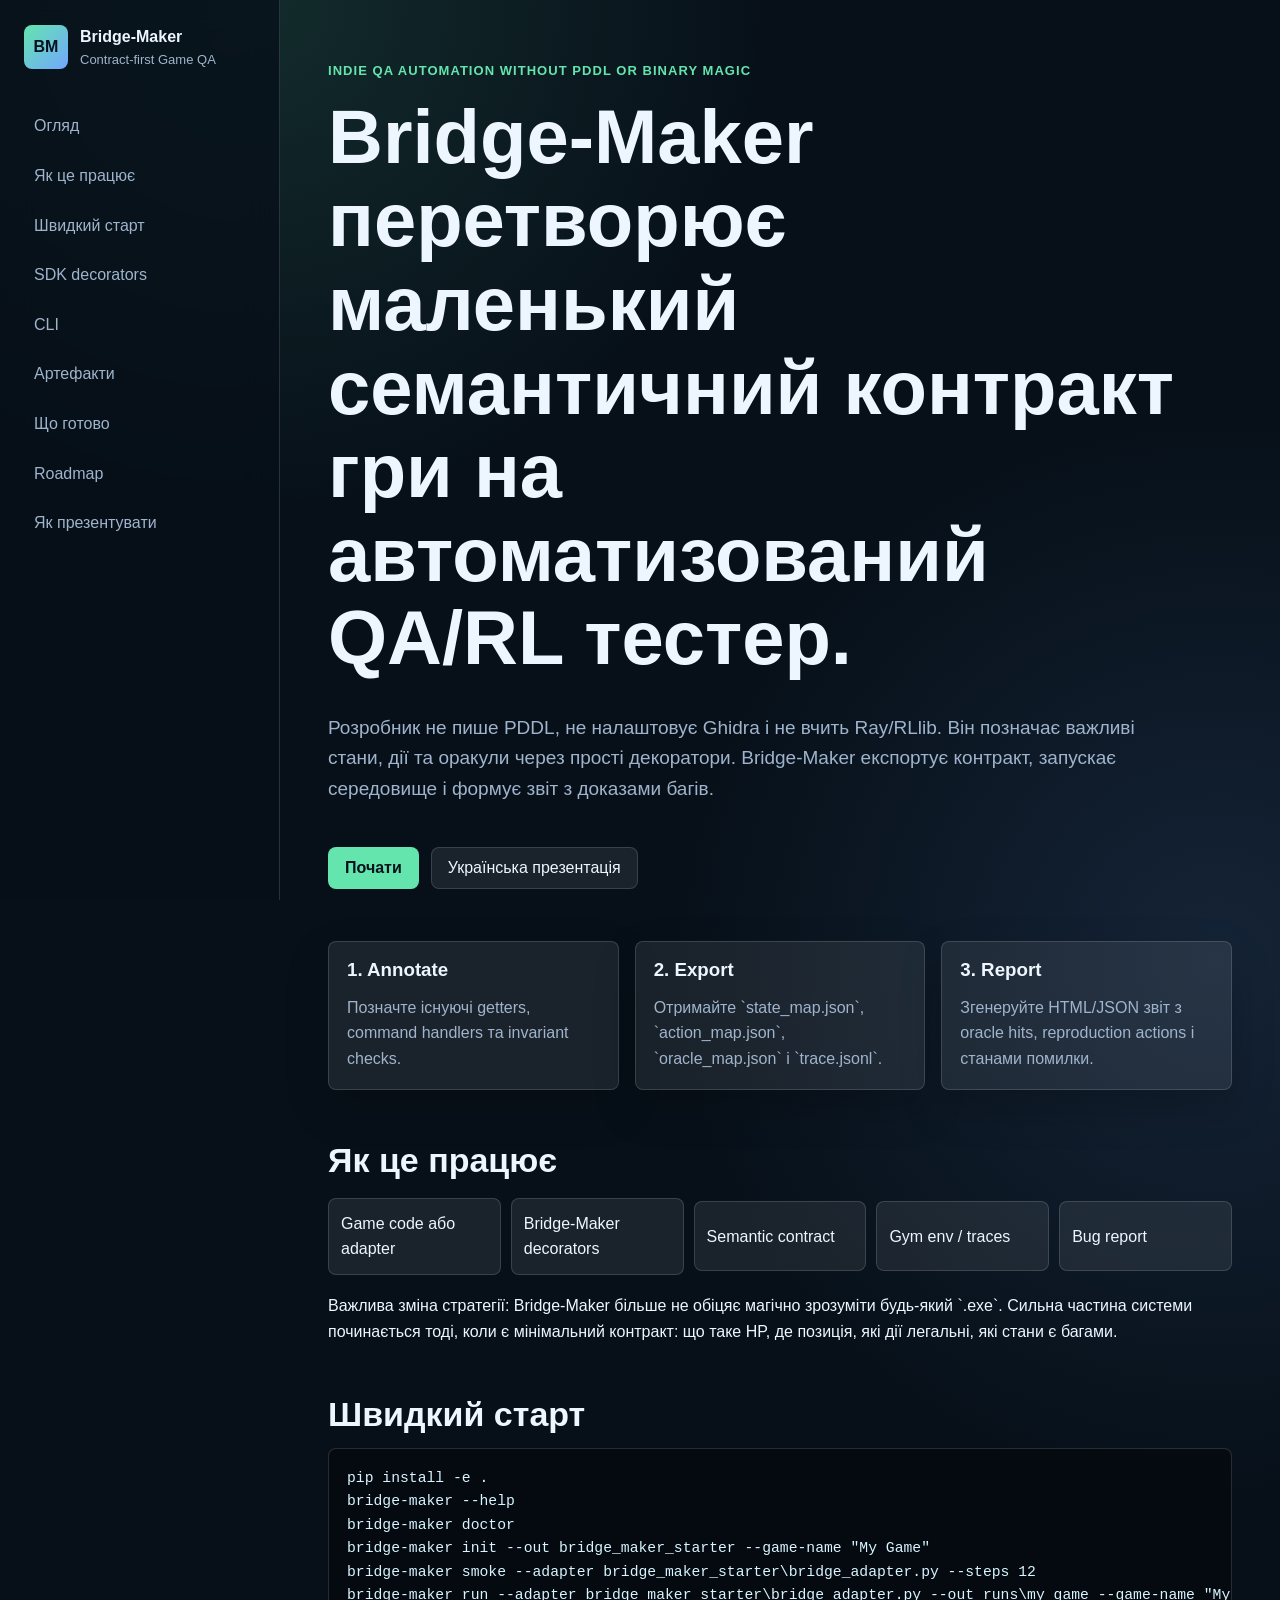
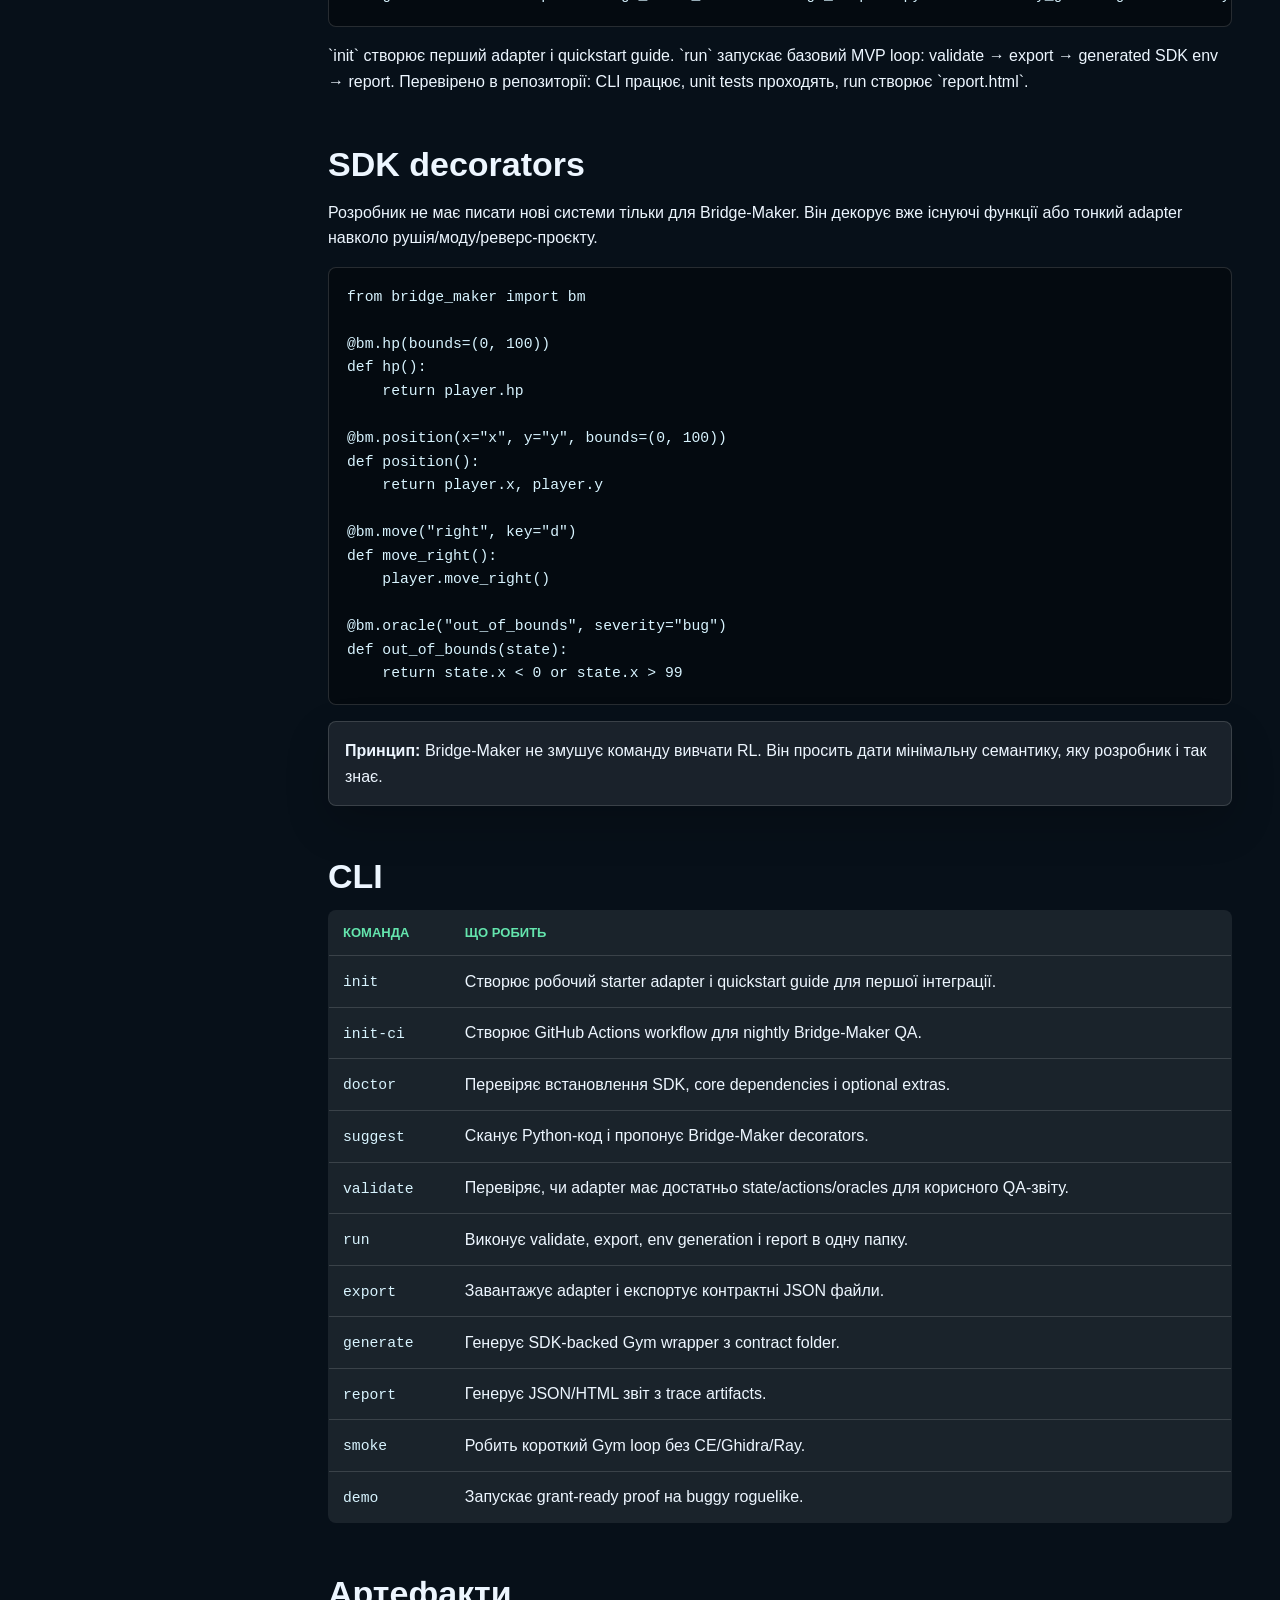
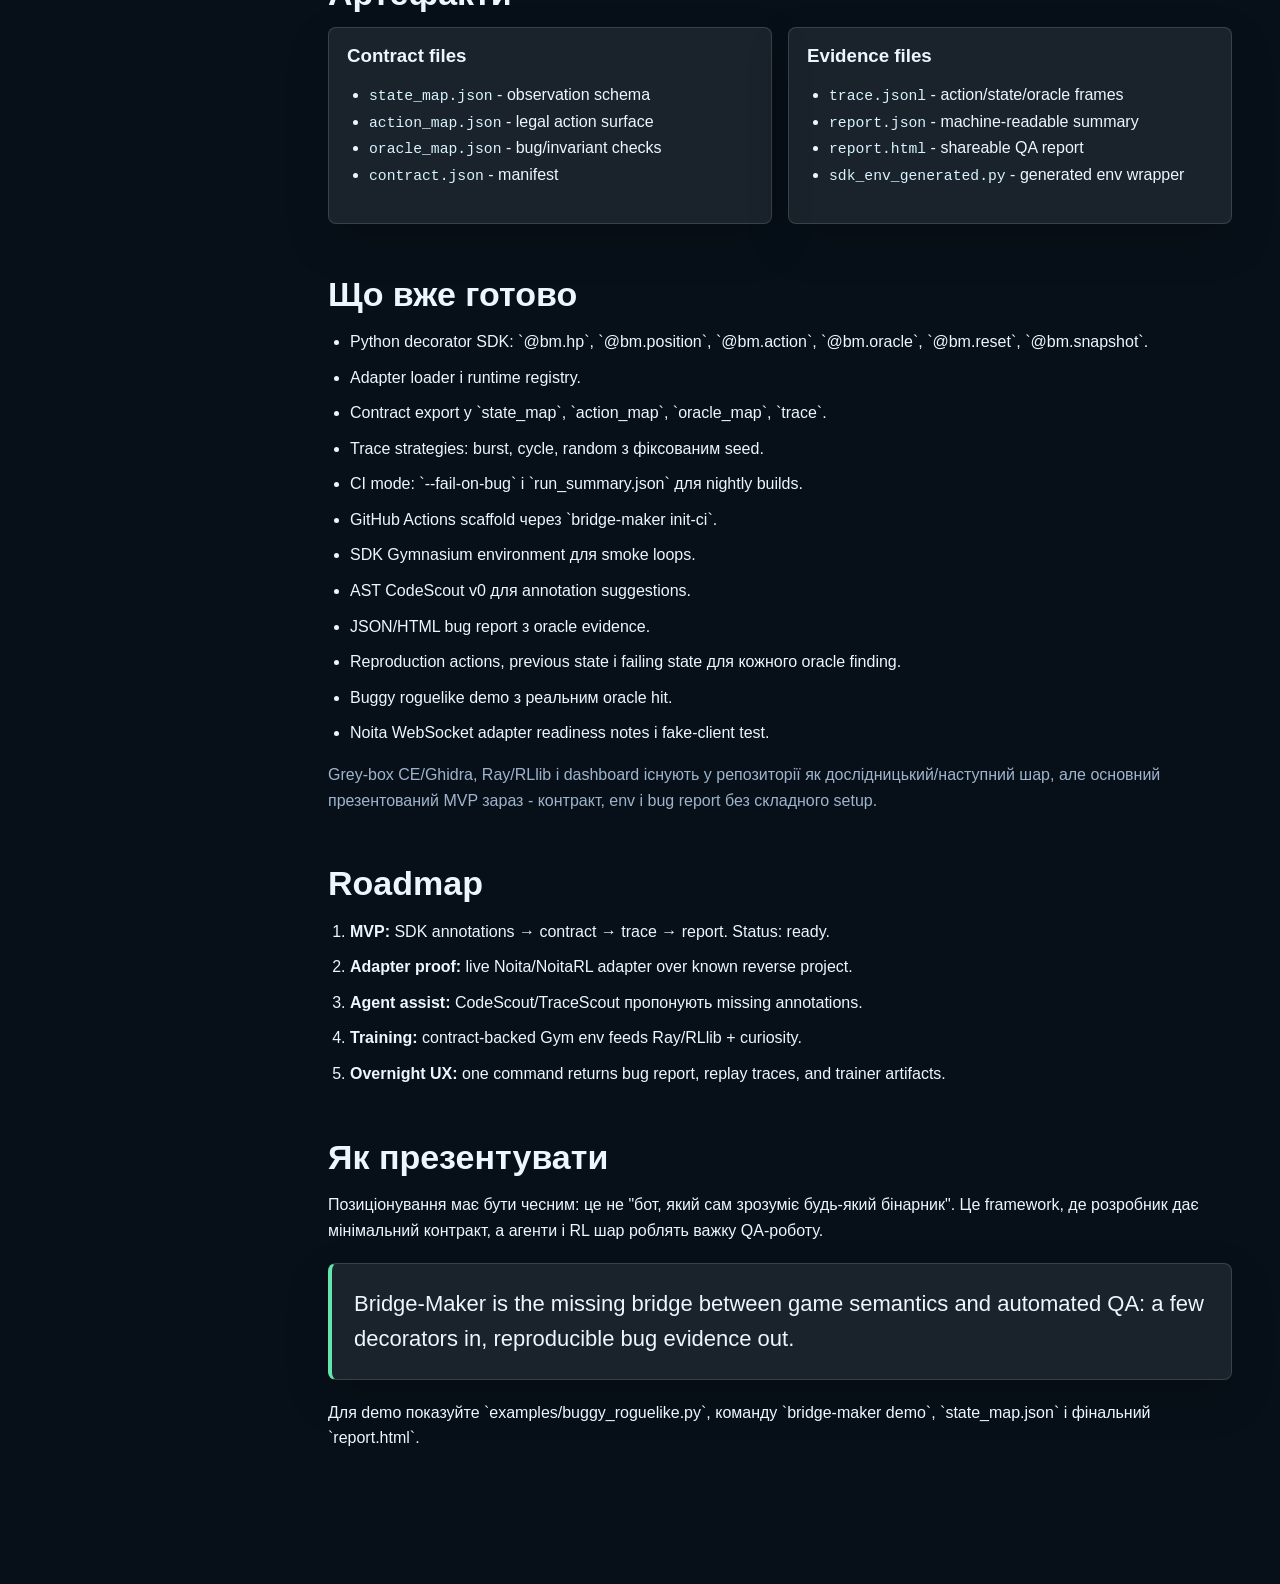
<file: docs/index.html>
<!doctype html>
<html lang="uk">
<head>
  <meta charset="utf-8">
  <meta name="viewport" content="width=device-width, initial-scale=1">
  <title>Bridge-Maker Docs</title>
  <link rel="stylesheet" href="styles.css">
</head>
<body>
  <aside class="sidebar">
    <div class="brand">
      <div class="logo">BM</div>
      <div>
        <strong>Bridge-Maker</strong>
        <span>Contract-first Game QA</span>
      </div>
    </div>
    <nav>
      <a href="#overview">Огляд</a>
      <a href="#flow">Як це працює</a>
      <a href="#install">Швидкий старт</a>
      <a href="#sdk">SDK decorators</a>
      <a href="#cli">CLI</a>
      <a href="#outputs">Артефакти</a>
      <a href="#status">Що готово</a>
      <a href="#roadmap">Roadmap</a>
      <a href="#pitch">Як презентувати</a>
    </nav>
  </aside>

  <main>
    <section class="hero" id="overview">
      <p class="eyebrow">Indie QA automation without PDDL or binary magic</p>
      <h1>Bridge-Maker перетворює маленький семантичний контракт гри на автоматизований QA/RL тестер.</h1>
      <p class="lead">
        Розробник не пише PDDL, не налаштовує Ghidra і не вчить Ray/RLlib. Він позначає
        важливі стани, дії та оракули через прості декоратори. Bridge-Maker експортує
        контракт, запускає середовище і формує звіт з доказами багів.
      </p>
      <div class="hero-actions">
        <a class="button primary" href="#install">Почати</a>
        <a class="button" href="../grant_materials/presentation_uk.md">Українська презентація</a>
      </div>
    </section>

    <section class="grid three">
      <article class="card">
        <h3>1. Annotate</h3>
        <p>Позначте існуючі getters, command handlers та invariant checks.</p>
      </article>
      <article class="card">
        <h3>2. Export</h3>
        <p>Отримайте `state_map.json`, `action_map.json`, `oracle_map.json` і `trace.jsonl`.</p>
      </article>
      <article class="card">
        <h3>3. Report</h3>
        <p>Згенеруйте HTML/JSON звіт з oracle hits, reproduction actions і станами помилки.</p>
      </article>
    </section>

    <section id="flow">
      <h2>Як це працює</h2>
      <div class="flow">
        <div>Game code або adapter</div>
        <span>→</span>
        <div>Bridge-Maker decorators</div>
        <span>→</span>
        <div>Semantic contract</div>
        <span>→</span>
        <div>Gym env / traces</div>
        <span>→</span>
        <div>Bug report</div>
      </div>
      <p>
        Важлива зміна стратегії: Bridge-Maker більше не обіцяє магічно зрозуміти будь-який `.exe`.
        Сильна частина системи починається тоді, коли є мінімальний контракт: що таке HP,
        де позиція, які дії легальні, які стани є багами.
      </p>
    </section>

    <section id="install">
      <h2>Швидкий старт</h2>
      <pre><code>pip install -e .
bridge-maker --help
bridge-maker doctor
bridge-maker init --out bridge_maker_starter --game-name "My Game"
bridge-maker smoke --adapter bridge_maker_starter\bridge_adapter.py --steps 12
bridge-maker run --adapter bridge_maker_starter\bridge_adapter.py --out runs\my_game --game-name "My Game"</code></pre>
      <p>
        `init` створює перший adapter і quickstart guide. `run` запускає базовий
        MVP loop: validate → export → generated SDK env → report. Перевірено в
        репозиторії: CLI працює, unit tests проходять, run створює `report.html`.
      </p>
    </section>

    <section id="sdk">
      <h2>SDK decorators</h2>
      <p>
        Розробник не має писати нові системи тільки для Bridge-Maker. Він декорує вже існуючі
        функції або тонкий adapter навколо рушія/моду/реверс-проєкту.
      </p>
      <pre><code>from bridge_maker import bm

@bm.hp(bounds=(0, 100))
def hp():
    return player.hp

@bm.position(x="x", y="y", bounds=(0, 100))
def position():
    return player.x, player.y

@bm.move("right", key="d")
def move_right():
    player.move_right()

@bm.oracle("out_of_bounds", severity="bug")
def out_of_bounds(state):
    return state.x < 0 or state.x > 99</code></pre>
      <div class="callout">
        <strong>Принцип:</strong> Bridge-Maker не змушує команду вивчати RL. Він просить дати
        мінімальну семантику, яку розробник і так знає.
      </div>
    </section>

    <section id="cli">
      <h2>CLI</h2>
      <table>
        <thead><tr><th>Команда</th><th>Що робить</th></tr></thead>
        <tbody>
          <tr><td><code>init</code></td><td>Створює робочий starter adapter і quickstart guide для першої інтеграції.</td></tr>
          <tr><td><code>init-ci</code></td><td>Створює GitHub Actions workflow для nightly Bridge-Maker QA.</td></tr>
          <tr><td><code>doctor</code></td><td>Перевіряє встановлення SDK, core dependencies і optional extras.</td></tr>
          <tr><td><code>suggest</code></td><td>Сканує Python-код і пропонує Bridge-Maker decorators.</td></tr>
          <tr><td><code>validate</code></td><td>Перевіряє, чи adapter має достатньо state/actions/oracles для корисного QA-звіту.</td></tr>
          <tr><td><code>run</code></td><td>Виконує validate, export, env generation і report в одну папку.</td></tr>
          <tr><td><code>export</code></td><td>Завантажує adapter і експортує контрактні JSON файли.</td></tr>
          <tr><td><code>generate</code></td><td>Генерує SDK-backed Gym wrapper з contract folder.</td></tr>
          <tr><td><code>report</code></td><td>Генерує JSON/HTML звіт з trace artifacts.</td></tr>
          <tr><td><code>smoke</code></td><td>Робить короткий Gym loop без CE/Ghidra/Ray.</td></tr>
          <tr><td><code>demo</code></td><td>Запускає grant-ready proof на buggy roguelike.</td></tr>
        </tbody>
      </table>
    </section>

    <section id="outputs">
      <h2>Артефакти</h2>
      <div class="grid two">
        <article class="card">
          <h3>Contract files</h3>
          <ul>
            <li><code>state_map.json</code> - observation schema</li>
            <li><code>action_map.json</code> - legal action surface</li>
            <li><code>oracle_map.json</code> - bug/invariant checks</li>
            <li><code>contract.json</code> - manifest</li>
          </ul>
        </article>
        <article class="card">
          <h3>Evidence files</h3>
          <ul>
            <li><code>trace.jsonl</code> - action/state/oracle frames</li>
            <li><code>report.json</code> - machine-readable summary</li>
            <li><code>report.html</code> - shareable QA report</li>
            <li><code>sdk_env_generated.py</code> - generated env wrapper</li>
          </ul>
        </article>
      </div>
    </section>

    <section id="status">
      <h2>Що вже готово</h2>
      <ul class="checklist">
        <li>Python decorator SDK: `@bm.hp`, `@bm.position`, `@bm.action`, `@bm.oracle`, `@bm.reset`, `@bm.snapshot`.</li>
        <li>Adapter loader і runtime registry.</li>
        <li>Contract export у `state_map`, `action_map`, `oracle_map`, `trace`.</li>
        <li>Trace strategies: burst, cycle, random з фіксованим seed.</li>
        <li>CI mode: `--fail-on-bug` і `run_summary.json` для nightly builds.</li>
        <li>GitHub Actions scaffold через `bridge-maker init-ci`.</li>
        <li>SDK Gymnasium environment для smoke loops.</li>
        <li>AST CodeScout v0 для annotation suggestions.</li>
        <li>JSON/HTML bug report з oracle evidence.</li>
        <li>Reproduction actions, previous state і failing state для кожного oracle finding.</li>
        <li>Buggy roguelike demo з реальним oracle hit.</li>
        <li>Noita WebSocket adapter readiness notes і fake-client test.</li>
      </ul>
      <p class="muted">
        Grey-box CE/Ghidra, Ray/RLlib і dashboard існують у репозиторії як дослідницький/наступний шар,
        але основний презентований MVP зараз - контракт, env і bug report без складного setup.
      </p>
    </section>

    <section id="roadmap">
      <h2>Roadmap</h2>
      <ol class="timeline">
        <li><strong>MVP:</strong> SDK annotations → contract → trace → report. Status: ready.</li>
        <li><strong>Adapter proof:</strong> live Noita/NoitaRL adapter over known reverse project.</li>
        <li><strong>Agent assist:</strong> CodeScout/TraceScout пропонують missing annotations.</li>
        <li><strong>Training:</strong> contract-backed Gym env feeds Ray/RLlib + curiosity.</li>
        <li><strong>Overnight UX:</strong> one command returns bug report, replay traces, and trainer artifacts.</li>
      </ol>
    </section>

    <section id="pitch">
      <h2>Як презентувати</h2>
      <p>
        Позиціонування має бути чесним: це не "бот, який сам зрозуміє будь-який бінарник".
        Це framework, де розробник дає мінімальний контракт, а агенти і RL шар роблять важку QA-роботу.
      </p>
      <div class="quote">
        Bridge-Maker is the missing bridge between game semantics and automated QA:
        a few decorators in, reproducible bug evidence out.
      </div>
      <p>
        Для demo показуйте `examples/buggy_roguelike.py`, команду `bridge-maker demo`,
        `state_map.json` і фінальний `report.html`.
      </p>
    </section>
  </main>
</body>
</html>
</file>
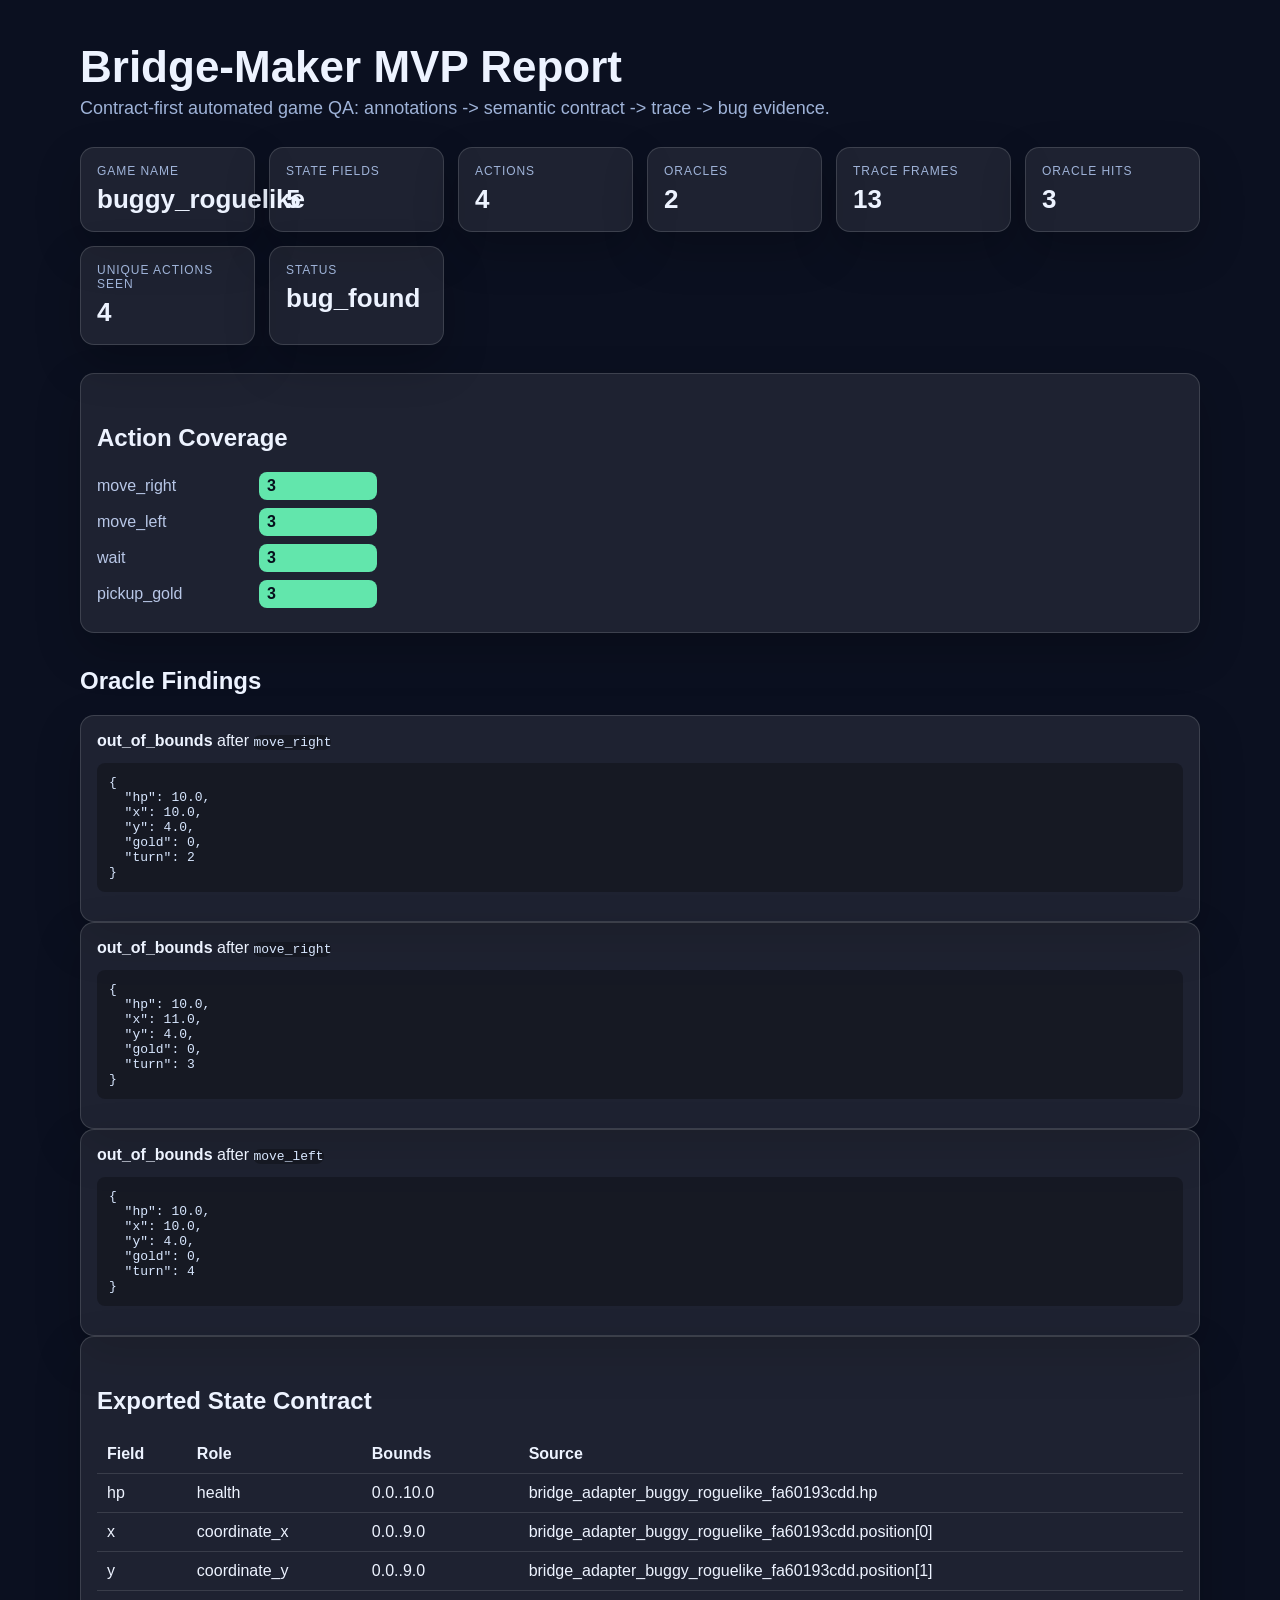
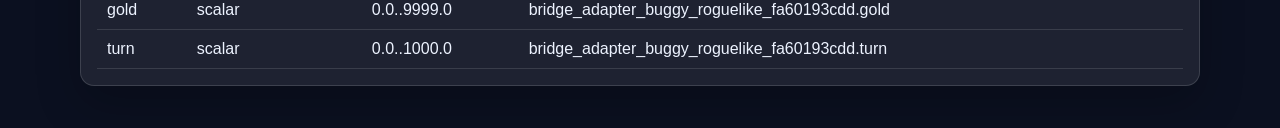
<file: grant_materials/grant_demo_report.html>
<!doctype html>
<html>
<head>
  <meta charset="utf-8">
  <title>Bridge-Maker MVP Report</title>
  <style>
    body { margin:0; font-family: Aptos, Segoe UI, Arial, sans-serif; background:#0b1020; color:#edf3ff; }
    main { max-width:1120px; margin:0 auto; padding:42px 28px; }
    h1 { font-size:44px; margin:0 0 6px; }
    h2 { margin-top:34px; }
    .sub { color:#9fb3d8; font-size:18px; }
    .grid { display:grid; grid-template-columns:repeat(auto-fit,minmax(150px,1fr)); gap:14px; margin:28px 0; }
    .card,.panel,.hit { background:rgba(255,255,255,.08); border:1px solid rgba(255,255,255,.14); border-radius:14px; padding:16px; box-shadow:0 18px 45px rgba(0,0,0,.22); }
    .label { color:#9fb3d8; font-size:12px; text-transform:uppercase; letter-spacing:.08em; }
    .value { font-size:26px; font-weight:700; margin-top:6px; }
    table { width:100%; border-collapse:collapse; }
    td,th { border-bottom:1px solid rgba(255,255,255,.12); padding:10px; text-align:left; }
    code,pre { background:rgba(0,0,0,.28); border-radius:8px; color:#d8e7ff; }
    pre { padding:12px; overflow:auto; }
    .bar { display:flex; align-items:center; gap:12px; margin:8px 0; }
    .bar span { width:150px; color:#b8c7e7; }
    .bar strong { display:inline-block; min-width:24px; padding:5px 8px; border-radius:8px; background:#62e6ac; color:#07111d; }
    .muted { color:#9fb3d8; }
  </style>
</head>
<body>
<main>
  <h1>Bridge-Maker MVP Report</h1>
  <div class="sub">Contract-first automated game QA: annotations -> semantic contract -> trace -> bug evidence.</div>
  <section class="grid"><div class='card'><div class='label'>Game Name</div><div class='value'>buggy_roguelike</div></div><div class='card'><div class='label'>State Fields</div><div class='value'>5</div></div><div class='card'><div class='label'>Actions</div><div class='value'>4</div></div><div class='card'><div class='label'>Oracles</div><div class='value'>2</div></div><div class='card'><div class='label'>Trace Frames</div><div class='value'>13</div></div><div class='card'><div class='label'>Oracle Hits</div><div class='value'>3</div></div><div class='card'><div class='label'>Unique Actions Seen</div><div class='value'>4</div></div><div class='card'><div class='label'>Status</div><div class='value'>bug_found</div></div></section>
  <section class="panel"><h2>Action Coverage</h2><div class='bar'><span>move_right</span><strong style='width:102px'>3</strong></div><div class='bar'><span>move_left</span><strong style='width:102px'>3</strong></div><div class='bar'><span>wait</span><strong style='width:102px'>3</strong></div><div class='bar'><span>pickup_gold</span><strong style='width:102px'>3</strong></div></section>
  <section><h2>Oracle Findings</h2><div class='hit'><b>out_of_bounds</b> after <code>move_right</code><pre>{
  &quot;hp&quot;: 10.0,
  &quot;x&quot;: 10.0,
  &quot;y&quot;: 4.0,
  &quot;gold&quot;: 0,
  &quot;turn&quot;: 2
}</pre></div><div class='hit'><b>out_of_bounds</b> after <code>move_right</code><pre>{
  &quot;hp&quot;: 10.0,
  &quot;x&quot;: 11.0,
  &quot;y&quot;: 4.0,
  &quot;gold&quot;: 0,
  &quot;turn&quot;: 3
}</pre></div><div class='hit'><b>out_of_bounds</b> after <code>move_left</code><pre>{
  &quot;hp&quot;: 10.0,
  &quot;x&quot;: 10.0,
  &quot;y&quot;: 4.0,
  &quot;gold&quot;: 0,
  &quot;turn&quot;: 4
}</pre></div></section>
  <section class="panel"><h2>Exported State Contract</h2><table><thead><tr><th>Field</th><th>Role</th><th>Bounds</th><th>Source</th></tr></thead><tbody><tr><td>hp</td><td>health</td><td>0.0..10.0</td><td>bridge_adapter_buggy_roguelike_fa60193cdd.hp</td></tr><tr><td>x</td><td>coordinate_x</td><td>0.0..9.0</td><td>bridge_adapter_buggy_roguelike_fa60193cdd.position[0]</td></tr><tr><td>y</td><td>coordinate_y</td><td>0.0..9.0</td><td>bridge_adapter_buggy_roguelike_fa60193cdd.position[1]</td></tr><tr><td>gold</td><td>scalar</td><td>0.0..9999.0</td><td>bridge_adapter_buggy_roguelike_fa60193cdd.gold</td></tr><tr><td>turn</td><td>scalar</td><td>0.0..1000.0</td><td>bridge_adapter_buggy_roguelike_fa60193cdd.turn</td></tr></tbody></table></section>
</main>
</body>
</html>
</file>
<file: docs/styles.css>
:root {
  --bg: #071019;
  --panel: rgba(255, 255, 255, 0.08);
  --panel-strong: rgba(255, 255, 255, 0.13);
  --line: rgba(255, 255, 255, 0.14);
  --text: #edf6ff;
  --muted: #9fb4cc;
  --accent: #64e5ad;
  --accent-2: #72a7ff;
  --danger: #ff768f;
}

* {
  box-sizing: border-box;
}

body {
  margin: 0;
  min-height: 100vh;
  background:
    radial-gradient(circle at 20% 0%, rgba(100, 229, 173, 0.13), transparent 32rem),
    radial-gradient(circle at 95% 20%, rgba(114, 167, 255, 0.13), transparent 34rem),
    var(--bg);
  color: var(--text);
  font-family: Inter, Aptos, "Segoe UI", Arial, sans-serif;
  line-height: 1.6;
}

.sidebar {
  position: fixed;
  inset: 0 auto 0 0;
  width: 280px;
  padding: 24px;
  border-right: 1px solid var(--line);
  background: rgba(7, 16, 25, 0.78);
  backdrop-filter: blur(18px);
}

.brand {
  display: flex;
  gap: 12px;
  align-items: center;
  margin-bottom: 34px;
}

.brand span {
  display: block;
  color: var(--muted);
  font-size: 13px;
}

.logo {
  display: grid;
  place-items: center;
  width: 44px;
  height: 44px;
  border-radius: 8px;
  background: linear-gradient(135deg, var(--accent), var(--accent-2));
  color: #06111b;
  font-weight: 800;
}

nav {
  display: grid;
  gap: 6px;
}

nav a {
  padding: 9px 10px;
  border-radius: 8px;
  color: var(--muted);
  text-decoration: none;
}

nav a:hover {
  background: var(--panel);
  color: var(--text);
}

main {
  max-width: 1060px;
  margin-left: 280px;
  padding: 48px 48px 90px;
}

section {
  margin: 0 0 52px;
}

.hero {
  min-height: 420px;
  display: flex;
  flex-direction: column;
  justify-content: center;
}

.eyebrow {
  color: var(--accent);
  font-size: 13px;
  font-weight: 700;
  letter-spacing: 0.08em;
  text-transform: uppercase;
}

h1, h2, h3 {
  line-height: 1.1;
  margin: 0 0 14px;
}

h1 {
  max-width: 880px;
  font-size: clamp(42px, 7vw, 76px);
}

h2 {
  font-size: 34px;
}

.lead {
  max-width: 820px;
  color: var(--muted);
  font-size: 19px;
}

.hero-actions {
  display: flex;
  flex-wrap: wrap;
  gap: 12px;
  margin-top: 24px;
}

.button {
  display: inline-flex;
  align-items: center;
  justify-content: center;
  min-height: 42px;
  padding: 0 16px;
  border: 1px solid var(--line);
  border-radius: 8px;
  color: var(--text);
  text-decoration: none;
  background: var(--panel);
}

.button.primary {
  background: var(--accent);
  color: #06111b;
  border-color: transparent;
  font-weight: 700;
}

.grid {
  display: grid;
  gap: 16px;
}

.grid.two {
  grid-template-columns: repeat(2, minmax(0, 1fr));
}

.grid.three {
  grid-template-columns: repeat(3, minmax(0, 1fr));
}

.card,
.callout,
.quote {
  border: 1px solid var(--line);
  border-radius: 8px;
  background: var(--panel);
  box-shadow: 0 18px 44px rgba(0, 0, 0, 0.2);
}

.card {
  padding: 18px;
}

.card p {
  color: var(--muted);
  margin: 0;
}

.flow {
  display: grid;
  grid-template-columns: repeat(5, minmax(120px, 1fr));
  align-items: center;
  gap: 10px;
  margin: 18px 0 18px;
}

.flow div {
  min-height: 70px;
  padding: 12px;
  border: 1px solid var(--line);
  border-radius: 8px;
  background: var(--panel);
  display: flex;
  align-items: center;
}

.flow span {
  display: none;
}

pre {
  overflow: auto;
  padding: 18px;
  border-radius: 8px;
  border: 1px solid var(--line);
  background: rgba(0, 0, 0, 0.36);
}

code {
  color: #d8f4ff;
  font-family: "Cascadia Code", Consolas, monospace;
  font-size: 0.92em;
}

.callout {
  padding: 16px;
  margin-top: 16px;
}

table {
  width: 100%;
  border-collapse: collapse;
  border: 1px solid var(--line);
  background: var(--panel);
  border-radius: 8px;
  overflow: hidden;
}

th,
td {
  padding: 12px 14px;
  border-bottom: 1px solid var(--line);
  text-align: left;
}

th {
  color: var(--accent);
  font-size: 13px;
  text-transform: uppercase;
}

ul,
ol {
  padding-left: 22px;
}

.checklist li,
.timeline li {
  margin-bottom: 10px;
}

.muted {
  color: var(--muted);
}

.quote {
  padding: 22px;
  margin: 20px 0;
  color: var(--text);
  font-size: 22px;
  border-left: 4px solid var(--accent);
}

@media (max-width: 900px) {
  .sidebar {
    position: static;
    width: auto;
    border-right: 0;
    border-bottom: 1px solid var(--line);
  }

  main {
    margin-left: 0;
    padding: 34px 20px 70px;
  }

  .grid.two,
  .grid.three,
  .flow {
    grid-template-columns: 1fr;
  }
}
</file>
